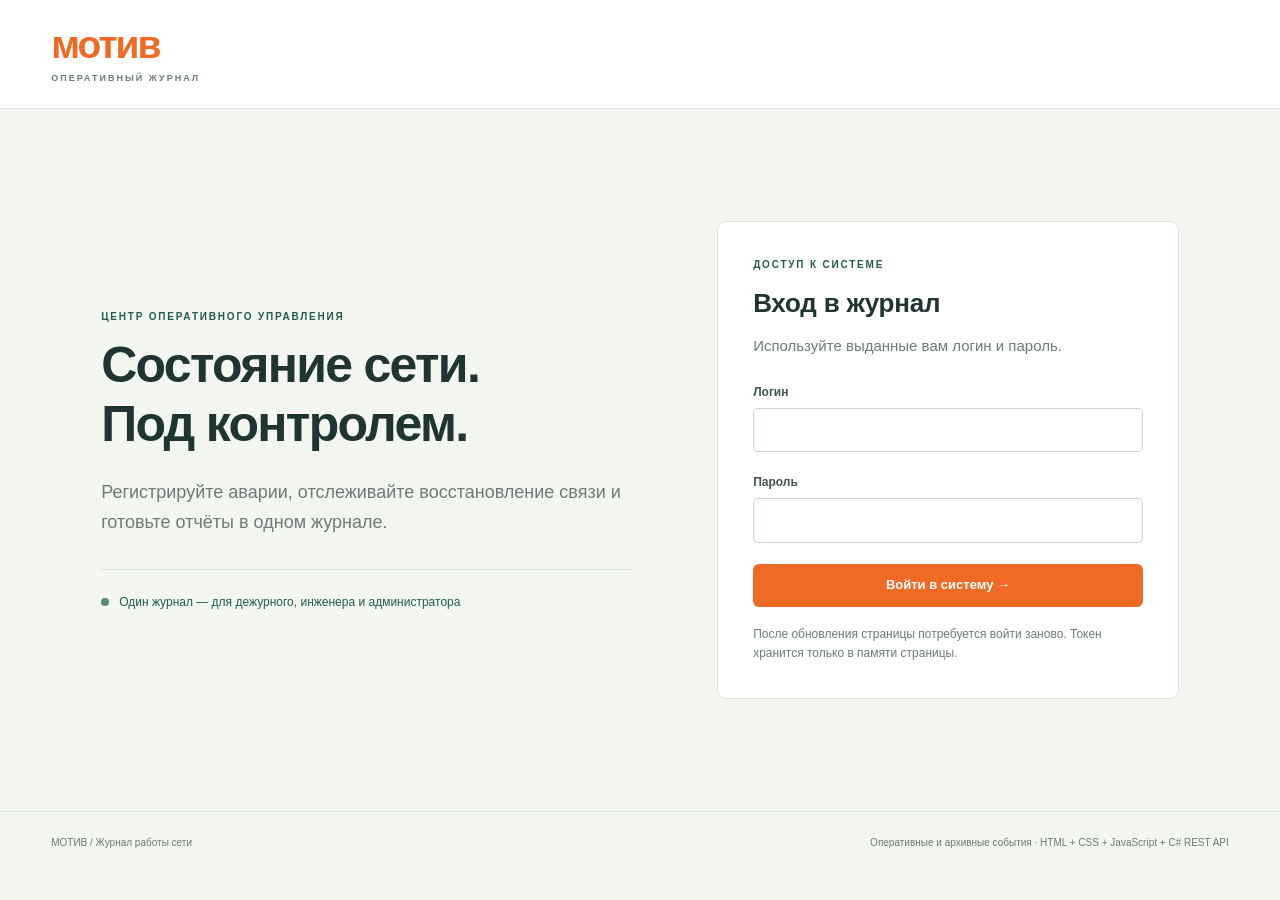
<file: MotivCellScopeApiServices/wwwroot/index.html>
<!doctype html>
<html lang="ru">
    <head>
        <meta charset="utf-8">
        <meta name="viewport" content="width=device-width, initial-scale=1">
        <meta name="color-scheme" content="light">
        <title>
            МОТИВ · Журнал аварий
        </title>
        <link rel="stylesheet" href="styles.css">
        <script src="app.js" defer>
        </script>
    </head>
    <body>
        <header class="site-header">
            <a class="brand" href="#" id="brand">
                мотив
                <span>
                    ОПЕРАТИВНЫЙ ЖУРНАЛ
                </span>
            </a>
            <div id="session" class="session" hidden>
                <span id="session-name">
                </span>
                <button id="logout" class="button button-quiet" type="button">
                    Выйти
                </button>
            </div>
        </header>
        <main id="login-screen" class="login-layout">
            <section class="login-intro">
                <p class="eyebrow">
                    ЦЕНТР ОПЕРАТИВНОГО УПРАВЛЕНИЯ
                </p>
                <h1>
                    Состояние сети.
                    <br>
                    Под контролем.
                </h1>
                <p class="lead">
                    Регистрируйте аварии, отслеживайте восстановление связи и готовьте отчёты в одном журнале.
                </p>
                <div class="intro-note">
                    <span class="signal-dot">
                    </span>
                    Один журнал — для дежурного, инженера и администратора
                </div>
            </section>
            <section class="panel login-card">
                <p class="eyebrow">
                    ДОСТУП К СИСТЕМЕ
                </p>
                <h2>
                    Вход в журнал
                </h2>
                <p class="muted">
                    Используйте выданные вам логин и пароль.
                </p>
                <form id="login-form">
                    <div id="login-error" class="message message-error" role="alert" hidden>
                    </div>
                    <label for="login-name">
                        Логин
                    </label>
                    <input id="login-name" name="username" autocomplete="username" maxlength="64" required>
                    <label for="login-password">
                        Пароль
                    </label>
                    <input id="login-password" name="password" type="password" autocomplete="current-password" required>
                    <button class="button button-primary full-width" type="submit">
                        Войти в систему →
                    </button>
                </form>
                <p class="small muted">
                    После обновления страницы потребуется войти заново. Токен хранится только в памяти страницы.
                </p>
            </section>
        </main>
        <div id="application" hidden>
            <nav class="main-nav" aria-label="Разделы журнала">
                <button type="button" data-page="dashboard" class="nav-button">Обзор данных</button><button type="button" data-page="reports" class="nav-button">Журнал аварий</button>
                <button type="button" data-page="editor" class="nav-button" id="new-tab">
                    ＋ Новая авария
                </button>
                <button type="button" data-page="users" class="nav-button" id="users-tab">
                    Пользователи
                </button>
                <button type="button" data-page="audit" class="nav-button" id="audit-tab">
                    История действий
                </button>
            </nav>
            <main class="workspace">
                <div id="notice" class="message" role="status" hidden>
                </div>
                <section id="dashboard-page" class="page" hidden>
<div class="page-heading dashboard-heading">
<div>
<p class="eyebrow">СЕТЬ / АНАЛИТИЧЕСКИЙ ОБЗОР</p>
<h1>Картина по событиям</h1>
<p class="muted">Один набор данных. Понятные категории, периоды и происхождение каждой строки.</p>
</div>
<span class="dashboard-mark"><span class="signal-dot"></span>По записям журнала</span>
</div>
<div id="archive-banner" class="archive-banner" role="note">
<strong>Архивная сводка</strong><p>«НВ» в импортированной строке означает, что авария не была закрыта на дату источника. Это не утверждение о текущем состоянии сети. Без даты среза длительность не рассчитывается до настоящего времени.</p>
</div>
<div class="source-strip">
<div>
<span class="eyebrow">ПРОИСХОЖДЕНИЕ ДАННЫХ</span><strong id="source-summary">Загружаем сведения об источнике…</strong><span id="source-period" class="small muted"></span>
</div>
<button type="button" id="data-period" class="button button-outline">Весь период данных ↗</button>
</div>
<div id="dashboard-filters-slot"></div>
<div class="dashboard-kpis">
<article class="kpi-card kpi-primary"><span>Событий в выборке</span><strong id="dash-total">—</strong><small>Сводные строки не дублируют события</small></article><article class="kpi-card"><span>НВ в архиве</span><strong id="dash-historical">—</strong><small>Открыты на дату источника</small></article><article class="kpi-card"><span>Текущие НВ</span><strong id="dash-live">—</strong><small>Новые записи оперативного журнала</small></article><article class="kpi-card"><span>Завершённые</span><strong id="dash-closed">—</strong><small>С указанным окончанием</small></article><article class="kpi-card"><span>Категории без соответствия</span><strong id="dash-unmapped" class="orange">—</strong><small>Сохранены исходные коды</small></article><article class="kpi-card"><span>Известный общий простой</span><strong id="dash-downtime">—</strong><small id="dash-unknown">Без подстановки нулей вместо неизвестных</small></article>
</div>
<div class="chart-grid">
<section class="panel chart-panel"><div class="chart-heading">
<div>
<p class="eyebrow">РАСПРЕДЕЛЕНИЕ</p>
<h2>По направлениям</h2>
</div>
<span class="chart-unit">событий</span>
</div>
<div id="direction-chart" class="bar-chart"></div></section><section class="panel chart-panel"><div class="chart-heading">
<div>
<p class="eyebrow">ПРИЧИНЫ И ТИПЫ</p>
<h2>Типы аварий</h2>
</div>
<span class="chart-unit">событий</span>
</div>
<div id="alarm-chart" class="bar-chart"></div></section><section class="panel chart-panel monthly-panel"><div class="chart-heading">
<div>
<p class="eyebrow">ДИНАМИКА ИСТОЧНИКА</p>
<h2>Начало событий по месяцам</h2>
</div>
<span id="dashboard-state" class="small muted" role="status"></span>
</div>
<div id="month-chart" class="month-chart"></div>
<p class="small muted chart-footnote">Количество зарегистрированных событий, не доля недоступности сети. Месяцы берутся из дат начала.</p></section>
</div>
<div class="dashboard-bottom">
<p class="small muted" id="source-quality">Неизвестные значения показываются как неизвестные, а не как нули.</p>
<button type="button" id="dashboard-to-journal" class="button button-dark">Открыть события этой выборки →</button>
</div>
</section><section id="reports-page" class="page">
                    <div class="page-heading">
                        <div>
                            <p class="eyebrow">
                                ОПЕРАТИВНЫЙ ЖУРНАЛ
                            </p>
                            <h1>Журнал аварий</h1>
                            <p class="muted">Архивные и оперативные записи одной выборки. Неизвестные данные не подменяются нулями.</p>
                        </div>
                        <button id="new-accident" type="button" class="button button-primary">
                            ＋ Зарегистрировать аварию
                        </button>
                    </div>
                    <div class="statistics" aria-label="Сводка за период">
                        <article>
                            <span>
                                Всего событий
                            </span>
                            <strong id="stat-total">
                                —
                            </strong>
                        </article>
                        <article>
                            <span>НВ в выборке</span>
                            <strong id="stat-open" class="orange">
                                —
                            </strong>
                        </article>
                        <article>
                            <span>
                                Завершены
                            </span>
                            <strong id="stat-closed">
                                —
                            </strong>
                        </article>
                        <article>
                            <span>Без соответствия 1–3</span>
                            <strong id="stat-category">
                                —
                            </strong>
                        </article>
                    </div>
                    <div id="report-filters-slot">
<form id="filter-form" class="filters panel">
                        <div class="filter-grid">
                            <div>
                                <label for="filter-from">Начало календарного периода</label>
                                <input id="filter-from" type="datetime-local" required step="0.001">
                            </div>
                            <div>
                                <label for="filter-to">Конец периода (не включается)</label>
                                <input id="filter-to" type="datetime-local" required step="0.001">
                            </div>
                            <div>
                                <label for="filter-direction">
                                    Направление
                                </label>
                                <select id="filter-direction">
                                </select>
                            </div>
                            <div>
                                <label for="filter-center">
                                    Технический центр
                                </label>
                                <select id="filter-center">
                                </select>
                            </div>
                            <div>
                                <label for="filter-category">Исходная категория</label>
                                <select id="filter-category"><option value="">Все исходные категории</option></select>
                            </div>
                            <div>
                                <label for="filter-network">
                                    Тип сети
                                </label>
                                <select id="filter-network">
                                </select>
                            </div>
                            <div>
                                <label for="filter-status">
                                    Состояние
                                </label>
                                <select id="filter-status">
                                    <option value="all">
                                        Все события
                                    </option>
                                    <option value="open">НВ — по состоянию записи</option>
                                    <option value="closed">
                                        Завершены
                                    </option>
                                </select>
                            </div>
                            <div>
                                <label for="filter-search">
                                    Поиск по номеру, адресу, описанию
                                </label>
                                <input id="filter-search" type="search" maxlength="100" placeholder="Адрес БС или PW/NTT">
                            </div>
                        <div>
<label for="filter-source">Происхождение записей</label><select id="filter-source"><option value="all">Все записи</option>
<option value="historical">Только архивные</option>
<option value="live">Только оперативные</option></select>
</div>
</div>
                        <div class="filter-actions">
                            <button type="submit" class="button button-dark">
                                Показать события
                            </button>
                            <button type="button" id="reset-filters" class="button button-quiet">
                                Сбросить
                            </button>
                            <span class="small muted">
                                Фильтры применяются к таблице, сводке и CSV.
                            </span>
                        <button type="button" id="report-data-period" class="button button-quiet">Период всех данных</button>
</div>
                    <p class="small muted filter-time-note">Границы отбора — календарные. Архивные даты сохраняются без перевода часового пояса, если пояс источника не указан. Они не сравниваются с текущим UTC как единая временная шкала.</p>
</form>
                    </div>
<section class="panel table-panel" aria-labelledby="journal-heading">
                        <div class="table-heading">
                            <div>
                                <h2 id="journal-heading">
                                    Журнал событий
                                    <span id="table-count" class="count-label">
                                    </span>
                                </h2>
                                <p id="report-state" class="small muted" role="status">
                                </p>
                            </div>
                            <button id="export" type="button" class="button button-outline">
                                ↓ Скачать CSV
                            </button>
                        </div>
                        <div class="table-scroll">
                            <table>
                                <thead>
                                    <tr>
                                        <th>
                                            № / категория
                                        </th>
                                        <th>
                                            Направление / ТЦ
                                        </th>
                                        <th>
                                            Сетевой элемент
                                        </th>
                                        <th>
                                            Тип / сеть
                                        </th>
                                        <th>Начало / время записи</th>
                                        <th>
                                            Состояние
                                        </th>
                                        <th>
                                            Длительность
                                        </th>
                                        <th>
                                            <span class="sr-only">
                                                Действия
                                            </span>
                                        </th>
                                    </tr>
                                </thead>
                                <tbody id="accident-rows">
                                </tbody>
                            </table>
                        </div>
                        <div class="pagination">
                            <button type="button" id="previous-page" class="button button-quiet">
                                ← Назад
                            </button>
                            <span id="page-label" class="small muted">
                            </span>
                            <button type="button" id="next-page" class="button button-quiet">
                                Далее →
                            </button>
                        </div>
                    </section>
                </section>
                <section id="editor-page" class="page" hidden>
                    <div class="page-heading">
                        <div>
                            <p class="eyebrow" id="editor-eyebrow">
                                АВАРИИ / НОВАЯ ЗАПИСЬ
                            </p>
                            <h1 id="editor-title">
                                Регистрация аварии
                            </h1>
                            <p class="muted">
                                Укажите время UTC. Пустое окончание означает НВ — настоящее время.
                            </p>
                        </div>
                        <button type="button" id="cancel-edit" class="button button-outline">
                            ← В журнал
                        </button>
                    </div>
                    <div id="editor-source" class="archive-banner" role="note" hidden></div>
<form id="accident-form">
                        <div id="editor-errors" class="message message-error" role="alert" hidden>
                        </div>
                        <section class="panel">
                            <h2>
                                <span class="step">
                                    01
                                </span>
                                Где и что произошло
                            </h2>
                            <div class="form-grid">
                                <div class="wide">
                                    <label for="pw">1. PW/NTT — номер обращения или ссылка</label>
                                    <input id="pw" name="pw" type="text" maxlength="450" placeholder="Номер обращения или ссылка в CRM">
                                </div>
                                <div>
                                    <label for="direction">
                                        2. Направление
                                    </label>
                                    <select id="direction" name="direction" required>
                                    </select>
                                </div>
                                <div>
                                    <label for="center">
                                        3. Технический центр
                                    </label>
                                    <select id="center" name="center">
                                    </select>
                                </div>
                                <div>
                                    <label for="category">4. Исходная категория</label>
                                    <select id="category" name="categoryCode"><option value="">Не указана / не сопоставлена</option></select>
                                <p class="field-help" id="category-help">Исходный код сохраняется. Соответствие категориям 1–3 не угадывается.</p>
</div>
                                <div>
                                    <label for="networkType">
                                        5. Тип сети
                                    </label>
                                    <select id="networkType" name="networkType" required>
                                    </select>
                                </div>
                                <div class="wide">
                                    <label for="serviceElement">
                                        6. Сетевой элемент, услуга
                                    </label>
                                    <textarea id="serviceElement" name="serviceElement" maxlength="450" required placeholder="Адрес или список базовых станций">
                                    </textarea>
                                </div>
                                <div>
                                    <label for="stationCount">
                                        7. Количество БС
                                    </label>
                                    <input id="stationCount" name="stationCount" type="number" min="1" max="10000" value="1" placeholder="Пусто — количество неизвестно">
                                    <p class="field-help">Оставьте пустым, если число БС в источнике не указано.</p>
<label class="checkbox-label">
                                        <input id="isSector" name="isSector" type="checkbox">
                                        С — отдельный сектор
                                    </label>
                                </div>
                                <div>
                                    <label for="equipment">
                                        8. Тип оборудования
                                    </label>
                                    <textarea id="equipment" name="equipment" maxlength="450" rows="3"></textarea>
</div>
                                <div>
                                    <label for="alarmType">
                                        9. Тип аварии
                                    </label>
                                    <select id="alarmType" name="alarmType" required>
                                    </select>
                                </div>
                                <div class="wide">
                                    <label for="description">
                                        10. Краткое описание
                                    </label>
                                    <textarea id="description" name="description" maxlength="450" required>
                                    </textarea>
                                </div>
                            </div>
                        </section>
                        <section class="panel">
                            <h2>
                                <span class="step">
                                    02
                                </span>
                                Время и восстановление
                            </h2>
                            <div class="form-grid">
                                <div>
                                    <label for="beginTime">
                                        11. Начало UTC
                                    </label>
                                    <input id="beginTime" name="beginTime" type="datetime-local" step="0.001" required>
                                </div>
                                <div>
                                    <label for="endTime">
                                        12. Окончание UTC / пусто = НВ
                                    </label>
                                    <input id="endTime" name="endTime" type="datetime-local" step="0.001">
                                </div>
                                <div>
                                    <label for="batterySeconds">
                                        13. Работа от АКБ
                                    </label>
                                    <input id="batterySeconds" name="batterySeconds" placeholder="ЧЧ:ММ:СС или пусто — неизвестно">
                                </div>
                                <div>
                                    <label for="generatorSeconds">
                                        14. Работа от генератора
                                    </label>
                                    <input id="generatorSeconds" name="generatorSeconds" placeholder="ЧЧ:ММ:СС или пусто — неизвестно">
                                </div>
                                <div class="calculated">
                                    <span>
                                        15. Длительность аварии
                                    </span>
                                    <strong id="calculated-duration">Не указано</strong>
                                    <small>Для архивной НВ — до даты среза. Без даты среза значение неизвестно.</small>
                                </div>
                                <div>
                                    <label for="downtimeSeconds">
                                        16. Перерыв связи одной БС
                                    </label>
                                    <input id="downtimeSeconds" name="downtimeSeconds" placeholder="ЧЧ:ММ:СС или пусто — неизвестно">
                                </div>
                                <div class="calculated">
                                    <span>
                                        17. Общий простой БС
                                    </span>
                                    <strong id="calculated-total">Не указано</strong>
                                    <small>Перерыв × количество БС. Не вычисляется для сектора или неизвестных исходных значений.</small>
                                </div>
                            </div>
                        </section>
                        <section class="panel">
                            <h2>
                                <span class="step">
                                    03
                                </span>
                                Действия дежурного
                            </h2>
                            <div class="form-grid">
                                <div class="wide">
                                    <label for="notified">
                                        18. Кому сообщили об аварии
                                    </label>
                                    <textarea id="notified" name="notified" maxlength="450">
                                    </textarea>
                                </div>
                                <div class="wide">
                                    <label for="notes">
                                        19. Подробное описание / примечания
                                    </label>
                                    <textarea id="notes" name="notes" maxlength="450">
                                    </textarea>
                                </div>
                            </div>
                        </section>
                        <div class="form-actions">
                            <span class="small muted">
                                Сохранение проверяет C# API. Изменения не отправляются до нажатия кнопки.
                            </span>
                            <button type="submit" class="button button-primary">
                                Сохранить аварию →
                            </button>
                        </div>
                    </form>
                </section>
                <section id="users-page" class="page" hidden>
                    <p class="eyebrow">
                        АДМИНИСТРИРОВАНИЕ
                    </p>
                    <h1>
                        Пользователи и права
                    </h1>
                    <p class="muted">
                        Дежурный создаёт и редактирует аварии. Инженер смотрит и экспортирует. Администратор управляет доступом.
                    </p>
                    <div class="admin-columns">
                        <section class="panel table-panel">
                            <div class="table-heading">
                                <h2>
                                    Учётные записи
                                </h2>
                                <button id="refresh-users" type="button" class="button button-quiet">
                                    Обновить
                                </button>
                            </div>
                            <div class="table-scroll">
                                <table>
                                    <thead>
                                        <tr>
                                            <th>
                                                Логин
                                            </th>
                                            <th>
                                                Роль
                                            </th>
                                            <th>
                                                Активен
                                            </th>
                                            <th>
                                            </th>
                                        </tr>
                                    </thead>
                                    <tbody id="user-rows">
                                    </tbody>
                                </table>
                            </div>
                        </section>
                        <form id="user-form" class="panel">
                            <h2>
                                Новый пользователь
                            </h2>
                            <div id="user-errors" role="alert" class="message message-error" hidden>
                            </div>
                            <label for="new-username">
                                Логин
                            </label>
                            <input id="new-username" autocomplete="off" maxlength="40" minlength="3" pattern="[A-Za-z0-9_]{3,40}" required>
                            <label for="new-password">
                                Начальный пароль
                            </label>
                            <input id="new-password" type="password" autocomplete="new-password" minlength="8" maxlength="72" required>
                            <label for="new-role">
                                Роль
                            </label>
                            <select id="new-role">
                                <option value="engineer">
                                    Инженер
                                </option>
                                <option value="duty">
                                    Дежурный
                                </option>
                                <option value="admin">
                                    Администратор
                                </option>
                            </select>
                            <button type="submit" class="button button-primary full-width">
                                Создать пользователя
                            </button>
                        </form>
                    </div>
                </section>
                <section id="audit-page" class="page" hidden>
                    <div class="page-heading">
                        <div>
                            <p class="eyebrow">
                                ПРОЗРАЧНОСТЬ ИЗМЕНЕНИЙ
                            </p>
                            <h1>
                                История действий
                            </h1>
                            <p class="muted">
                                Кто создал, изменил или удалил запись. Дата и время — UTC.
                            </p>
                        </div>
                        <button id="refresh-audit" type="button" class="button button-outline">
                            Обновить
                        </button>
                    </div>
                    <section class="panel table-panel">
                        <div class="table-scroll">
                            <table>
                                <thead>
                                    <tr>
                                        <th>
                                            Время UTC
                                        </th>
                                        <th>
                                            Пользователь
                                        </th>
                                        <th>
                                            Авария
                                        </th>
                                        <th>
                                            Действие
                                        </th>
                                    </tr>
                                </thead>
                                <tbody id="audit-rows">
                                </tbody>
                            </table>
                        </div>
                        <div class="pagination">
                            <button type="button" id="previous-audit" class="button button-quiet">
                                ← Назад
                            </button>
                            <span id="audit-label" class="small muted">
                            </span>
                            <button type="button" id="next-audit" class="button button-quiet">
                                Далее →
                            </button>
                        </div>
                    </section>
                </section>
            </main>
        </div>
        <div id="detail-overlay" class="modal-overlay" hidden>
            <section class="modal" role="dialog" aria-modal="true" aria-labelledby="detail-title" tabindex="-1">
                <div class="modal-heading">
                    <div>
                        <p class="eyebrow">
                            КАРТОЧКА СОБЫТИЯ
                        </p>
                        <h2 id="detail-title">
                        </h2>
                    </div>
                    <button id="close-details" type="button" class="button button-quiet" aria-label="Закрыть карточку">
                        ✕
                    </button>
                </div>
                <dl id="detail-fields" class="details">
                </dl>
                <div id="detail-actions" class="form-actions">
                </div>
            </section>
        </div>
        <footer>
            МОТИВ / Журнал работы сети
            <span>Оперативные и архивные события · HTML + CSS + JavaScript + C# REST API</span>
        </footer>
    </body>
</html>
</file>
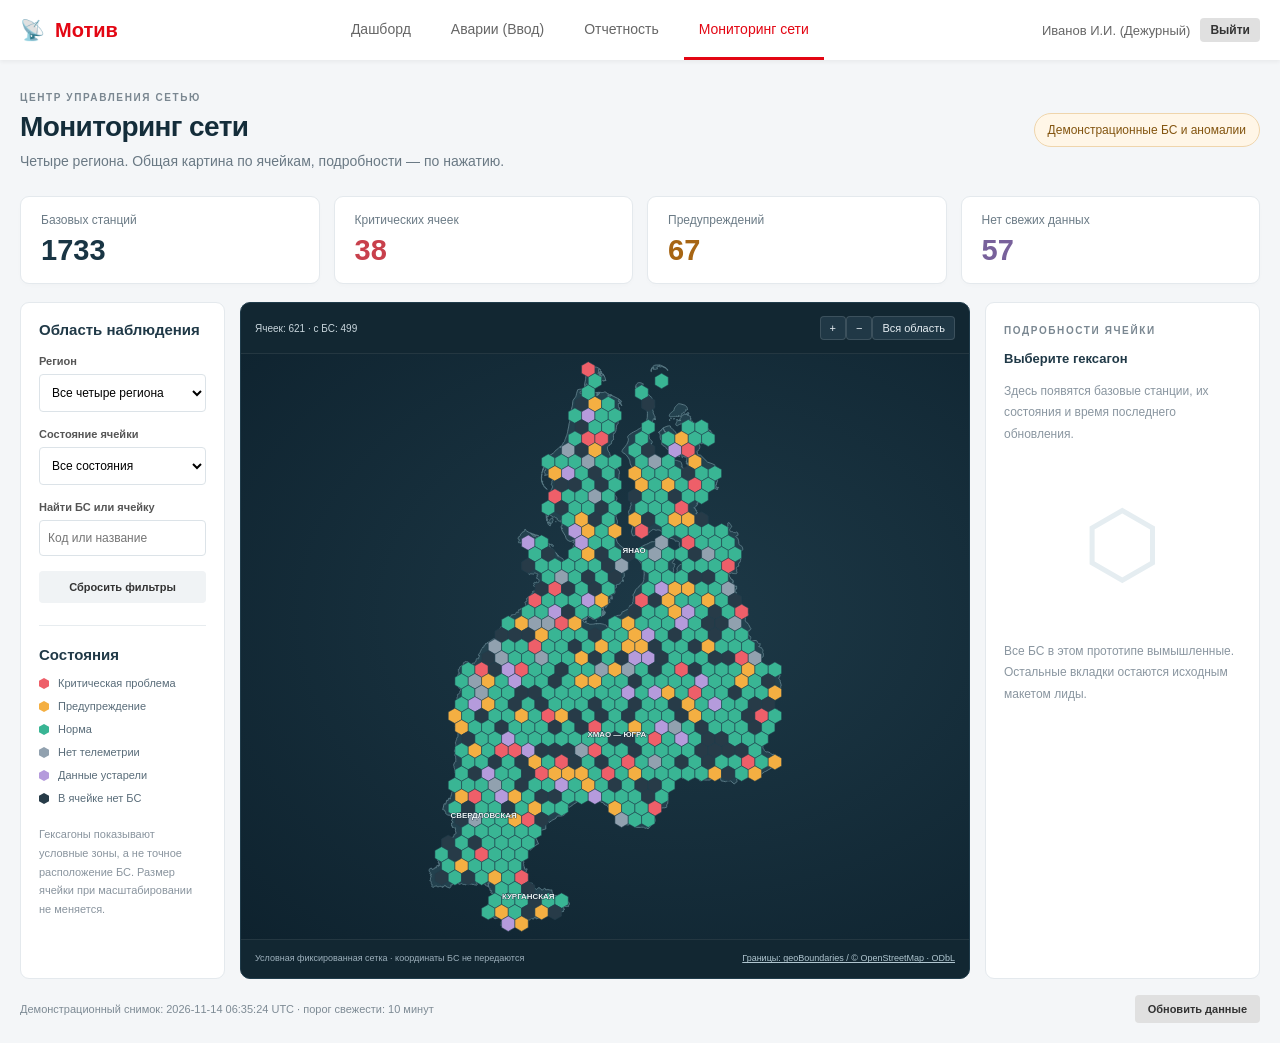
<file: prototypes/monitoring/index.html>
<!DOCTYPE html>
<html lang="ru">
<head>
    <meta charset="UTF-8">
    <meta name="viewport" content="width=device-width, initial-scale=1">
    <link rel="stylesheet" href="monitoring.css">
    <title>Мотив - Отчетность и Дашборд</title>
    <style>
        /* Базовые настройки (светлая тема) */
        * { box-sizing: border-box; margin: 0; padding: 0; font-family: 'Segoe UI', Tahoma, Geneva, Verdana, sans-serif; }
        body { background-color: #f4f6f8; color: #333; font-size: 14px; }
        
        /* Шапка сайта */
        header { background: #fff; padding: 0 20px; display: flex; align-items: center; justify-content: space-between; box-shadow: 0 2px 4px rgba(0,0,0,0.05); position: sticky; top: 0; z-index: 100; height: 60px; }
        .logo { font-weight: bold; font-size: 20px; color: #e30613; display: flex; align-items: center; gap: 10px; }
        .user-info { display: flex; align-items: center; gap: 10px; font-size: 13px; color: #666; }
        
        /* Вкладки */
        .tabs { display: flex; gap: 10px; height: 100%; }
        .tab { padding: 0 15px; display: flex; align-items: center; cursor: pointer; border-bottom: 3px solid transparent; font-weight: 500; color: #666; transition: 0.2s; }
        .tab:hover { color: #e30613; }
        .tab.active { color: #e30613; border-bottom-color: #e30613; }

        /* Контент */
        .content { padding: 20px; max-width: 1400px; margin: 0 auto; }
        .tab-content { display: none; }
        .tab-content.active { display: block; animation: fadeIn 0.3s; }
        @keyframes fadeIn { from { opacity: 0; } to { opacity: 1; } }

        /* === ДАШБОРД === */
        .dashboard-grid { display: grid; grid-template-columns: repeat(4, 1fr); gap: 20px; margin-bottom: 20px; }
        .kpi-card { background: #fff; border-radius: 8px; padding: 20px; box-shadow: 0 1px 3px rgba(0,0,0,0.1); display: flex; flex-direction: column; gap: 10px; border-top: 4px solid transparent; }
        .kpi-card.red { border-top-color: #e30613; }
        .kpi-card.orange { border-top-color: #f57f17; }
        .kpi-card.blue { border-top-color: #1976d2; }
        .kpi-card.green { border-top-color: #2e7d32; }
        .kpi-title { font-size: 13px; color: #666; font-weight: 600; text-transform: uppercase; letter-spacing: 0.5px; }
        .kpi-value { font-size: 32px; font-weight: bold; color: #111; }
        .kpi-sub { font-size: 12px; color: #888; }
        
        .dashboard-bottom { display: grid; grid-template-columns: 1fr 2fr; gap: 20px; }
        
        /* Прогресс-бары */
        .direction-bar { margin-bottom: 15px; }
        .direction-bar:last-child { margin-bottom: 0; }
        .direction-label { display: flex; justify-content: space-between; font-size: 13px; margin-bottom: 5px; font-weight: 500; }
        .progress-bg { background: #eee; height: 8px; border-radius: 4px; overflow: hidden; }
        .progress-fill { height: 100%; border-radius: 4px; }
        .bg-red { background: #e30613; }
        .bg-orange { background: #f57f17; }
        .bg-blue { background: #1976d2; }

        /* Карточки и формы */
        .card { background: #fff; border-radius: 8px; padding: 20px; box-shadow: 0 1px 3px rgba(0,0,0,0.1); margin-bottom: 20px; }
        .card-title { font-size: 16px; font-weight: bold; margin-bottom: 15px; padding-bottom: 10px; border-bottom: 1px solid #eee; color: #111; }
        
        /* Сетка для полей */
        .form-grid { display: grid; grid-template-columns: repeat(3, 1fr); gap: 15px; }
        .form-grid-2 { display: grid; grid-template-columns: repeat(2, 1fr); gap: 15px; }
        .form-group { display: flex; flex-direction: column; gap: 5px; }
        .form-group.full { grid-column: 1 / -1; }
        
        label { font-size: 12px; font-weight: 600; color: #555; }
        input, select, textarea { padding: 8px 10px; border: 1px solid #ccc; border-radius: 4px; font-size: 14px; outline: none; transition: 0.2s; background: #fff; }
        input:focus, select:focus, textarea:focus { border-color: #e30613; box-shadow: 0 0 0 2px rgba(227,6,19,0.1); }
        input:disabled, .readonly { background: #f0f0f0; color: #888; cursor: not-allowed; border-color: #ddd; }
        
        /* Чекбокс для НВ */
        .checkbox-group { display: flex; align-items: center; gap: 8px; margin-top: 5px; font-weight: normal; cursor: pointer; }
        .checkbox-group input { width: 16px; height: 16px; cursor: pointer; }

        /* Кнопки */
        .btn { padding: 10px 20px; border: none; border-radius: 4px; font-weight: 600; cursor: pointer; transition: 0.2s; font-size: 14px; }
        .btn-primary { background: #e30613; color: #fff; }
        .btn-primary:hover { background: #b3050f; }
        .btn-secondary { background: #e0e0e0; color: #333; }
        .btn-secondary:hover { background: #ccc; }
        .btn-icon { background: transparent; border: 1px solid #ccc; padding: 6px 10px; border-radius: 4px; cursor: pointer; display: inline-flex; align-items: center; justify-content: center; }
        .btn-icon:hover { background: #f0f0f0; }
        
        /* Таблица */
        .table-toolbar { display: flex; justify-content: space-between; align-items: center; margin-bottom: 15px; flex-wrap: wrap; gap: 10px; }
        .table-filters { display: flex; gap: 10px; align-items: center; }
        .table-wrapper { overflow-x: auto; background: #fff; border-radius: 8px; box-shadow: 0 1px 3px rgba(0,0,0,0.1); }
        table { width: 100%; border-collapse: collapse; text-align: left; white-space: nowrap; }
        th { background: #f8f9fa; padding: 12px 15px; font-size: 12px; font-weight: 600; color: #666; border-bottom: 2px solid #eee; position: sticky; top: 0; }
        td { padding: 12px 15px; border-bottom: 1px solid #eee; font-size: 13px; }
        tr:hover td { background: #fafafa; }
        
        /* Бейджи статусов */
        .badge { padding: 4px 8px; border-radius: 12px; font-size: 11px; font-weight: 600; }
        .badge-red { background: #ffebee; color: #c62828; }
        .badge-yellow { background: #fff8e1; color: #f57f17; }
        .badge-green { background: #e8f5e9; color: #2e7d32; }

        /* Карта (для вкладки мониторинга) */
        .map-container { display: flex; gap: 20px; height: 600px; }
        .map-sidebar { width: 250px; background: #fff; border-radius: 8px; padding: 15px; box-shadow: 0 1px 3px rgba(0,0,0,0.1); overflow-y: auto; }
        .map-area { flex-grow: 1; background: #1a1a1a; border-radius: 8px; position: relative; overflow: hidden; display: flex; align-items: center; justify-content: center; border: 1px solid #333; }
        .hex-grid { display: grid; grid-template-columns: repeat(8, 60px); gap: 4px; transform: rotate(30deg); }
        .hex { width: 60px; height: 68px; background: #333; clip-path: polygon(50% 0%, 100% 25%, 100% 75%, 50% 100%, 0% 75%, 0% 25%); cursor: pointer; transition: 0.2s; }
        .hex:hover { transform: scale(0.95); opacity: 0.8; }
        .hex.red { background: #e53935; }
        .hex.orange { background: #fb8c00; }
        .hex.green { background: #43a047; }
        .legend-dot { width: 12px; height: 12px; border-radius: 50%; display: inline-block; margin-right: 8px; }
        
        /* Модальное окно */
        .modal-overlay { display: none; position: fixed; top: 0; left: 0; right: 0; bottom: 0; background: rgba(0,0,0,0.5); z-index: 1000; align-items: center; justify-content: center; }
        .modal-overlay.active { display: flex; }
        .modal { background: #fff; border-radius: 8px; width: 800px; max-width: 90%; max-height: 90vh; overflow-y: auto; padding: 25px; box-shadow: 0 10px 30px rgba(0,0,0,0.2); }
        .modal-header { display: flex; justify-content: space-between; align-items: center; margin-bottom: 20px; }
        .modal-title { font-size: 18px; font-weight: bold; }
        .close-btn { background: none; border: none; font-size: 24px; cursor: pointer; color: #888; }
        .close-btn:hover { color: #333; }
        
        /* Скрытие по правам (эмуляция роли "Инженер") */
        .admin-only.hidden { display: none; }

        /* Адаптивность для дашборда */
        @media (max-width: 1024px) {
            .dashboard-grid { grid-template-columns: repeat(2, 1fr); }
            .dashboard-bottom { grid-template-columns: 1fr; }
        }
        @media (max-width: 600px) {
            .dashboard-grid { grid-template-columns: 1fr; }
            .form-grid, .form-grid-2 { grid-template-columns: 1fr; }
        }
    </style>
</head>
<body>

    <!-- ШАПКА -->
    <header>
        <div class="logo">
            <span>📡</span> Мотив
        </div>
        <div class="tabs">
            <div class="tab" onclick="switchTab('dashboard')">Дашборд</div>
            <div class="tab" onclick="switchTab('form')">Аварии (Ввод)</div>
            <div class="tab" onclick="switchTab('table')">Отчетность</div>
            <div class="tab active" onclick="switchTab('map')">Мониторинг сети</div>
        </div>
        <div class="user-info">
            <span>Иванов И.И. (Дежурный)</span>
            <button class="btn btn-secondary" style="padding: 5px 10px; font-size: 12px;">Выйти</button>
        </div>
    </header>

    <div class="content">
        
        <!-- ВКЛАДКА 0: ДАШБОРД -->
        <div id="tab-dashboard" class="tab-content">
            <!-- Карточки KPI -->
            <div class="dashboard-grid">
                <div class="kpi-card red">
                    <div class="kpi-title">Всего аварий (за сутки)</div>
                    <div class="kpi-value">42</div>
                    <div class="kpi-sub">+5 к прошлому дню</div>
                </div>
                <div class="kpi-card orange">
                    <div class="kpi-title">Открытые (НВ)</div>
                    <div class="kpi-value">12</div>
                    <div class="kpi-sub">Требуют внимания</div>
                </div>
                <div class="kpi-card blue">
                    <div class="kpi-title">Критичные (Кат. 3)</div>
                    <div class="kpi-value">4</div>
                    <div class="kpi-sub">Из них 2 на направлении СВН</div>
                </div>
                <div class="kpi-card green">
                    <div class="kpi-title">Доступность сети</div>
                    <div class="kpi-value">99.2%</div>
                    <div class="kpi-sub">Норма > 99.0%</div>
                </div>
            </div>

            <div class="dashboard-bottom">
                <!-- Статистика по направлениям -->
                <div class="card">
                    <div class="card-title">Аварии по направлениям</div>
                    
                    <div class="direction-bar">
                        <div class="direction-label"><span>СВН (Северо-восток)</span> <span>18</span></div>
                        <div class="progress-bg"><div class="progress-fill bg-red" style="width: 60%;"></div></div>
                    </div>
                    <div class="direction-bar">
                        <div class="direction-label"><span>ЮЗН (Юго-запад)</span> <span>14</span></div>
                        <div class="progress-bg"><div class="progress-fill bg-orange" style="width: 45%;"></div></div>
                    </div>
                    <div class="direction-bar">
                        <div class="direction-label"><span>ХМЯН (ХМАО/ЯНАО)</span> <span>10</span></div>
                        <div class="progress-bg"><div class="progress-fill bg-blue" style="width: 30%;"></div></div>
                    </div>
                </div>

                <!-- Последние инциденты -->
                <div class="card" style="margin-bottom: 0;">
                    <div class="card-title">Последние инциденты</div>
                    <div class="table-wrapper" style="box-shadow: none; border: 1px solid #eee;">
                        <table>
                            <thead>
                                <tr>
                                    <th>NTT/PW</th>
                                    <th>Направление</th>
                                    <th>Сетевой элемент</th>
                                    <th>Статус</th>
                                    <th>Начало</th>
                                </tr>
                            </thead>
                            <tbody>
                                <tr>
                                    <td>NTT-63635</td>
                                    <td>ПФО</td>
                                    <td>УЗ_152 — Узел МгМн</td>
                                    <td><span class="badge badge-red">Авария</span></td>
                                    <td>31.08 04:31</td>
                                </tr>
                                <tr>
                                    <td>NTT-63630</td>
                                    <td>ЦФО</td>
                                    <td>УЗ_153 — Узел МгМн</td>
                                    <td><span class="badge badge-red">Авария</span></td>
                                    <td>30.08 21:10</td>
                                </tr>
                                <tr>
                                    <td>NTT-63587</td>
                                    <td>ЮЗН</td>
                                    <td>УЗ_044 — БС «Таёжный-044»</td>
                                    <td><span class="badge badge-yellow">В работе</span></td>
                                    <td>29.08 11:08</td>
                                </tr>
                                <tr>
                                    <td>NTT-63549</td>
                                    <td>СВН</td>
                                    <td>NB_CQD — БС «Высокий-053»</td>
                                    <td><span class="badge badge-yellow">В работе</span></td>
                                    <td>28.08 05:06</td>
                                </tr>
                                <tr>
                                    <td>NTT-63339</td>
                                    <td>ХМЯН</td>
                                    <td>УЗ_045 — БС «Восточный-045»</td>
                                    <td><span class="badge badge-green">Закрыта</span></td>
                                    <td>31.08 04:17</td>
                                </tr>
                            </tbody>
                        </table>
                    </div>
                </div>
            </div>
        </div>

        <!-- ВКЛАДКА 1: ФОРМА АВАРИИ -->
        <div id="tab-form" class="tab-content">
            <div class="card">
                <div class="card-title">Регистрация новой аварии</div>
                
                <!-- Блок 1 -->
                <div class="form-grid">
                    <div class="form-group">
                        <label>Номер PW/NTT</label>
                        <input type="text" placeholder="Например, NTT-63587">
                    </div>
                    <div class="form-group">
                        <label>Направление</label>
                        <select>
                            <option value="">Выберите...</option>
                            <option>ХМЯН</option>
                            <option>СВН</option>
                            <option>ЮЗН</option>
                            <option>Вся сеть</option>
                        </select>
                    </div>
                    <div class="form-group">
                        <label>ТЦ (Технический центр)</label>
                        <select>
                            <option value="">Выберите...</option>
                            <option>НБР</option><option>АСБ</option><option>ИРБ</option><option>КРТ</option>
                            <option>НТГ</option><option>НТР</option><option>ЕКБ</option><option>КРГ</option>
                        </select>
                    </div>
                </div>

                <!-- Блок 2 -->
                <div class="form-grid" style="margin-top: 15px;">
                    <div class="form-group">
                        <label>Категория</label>
                        <select>
                            <option value="">Выберите...</option>
                            <option>1</option>
                            <option>2</option>
                            <option>3</option>
                        </select>
                    </div>
                    <div class="form-group">
                        <label>Тип сети</label>
                        <select>
                            <option value="">Выберите...</option>
                            <option>GSM</option>
                            <option>LTE</option>
                            <option>LTE/GSM</option>
                        </select>
                    </div>
                    <div class="form-group">
                        <label>Тип оборудования</label>
                        <input type="text" placeholder="Например, 5216 или Гранит-4">
                    </div>
                </div>

                <!-- Блок 3 (Сетевой элемент) -->
                <div class="form-grid-2" style="margin-top: 15px;">
                    <div class="form-group full">
                        <label>Сетевой элемент, услуга (адрес БС)</label>
                        <input type="text" placeholder="УЗ_044 — Базовая станция «Таёжный-044»">
                    </div>
                    <div class="form-group">
                        <label>Количество БС (число или «С»)</label>
                        <input type="text" placeholder="1">
                    </div>
                    <div class="form-group">
                        <label>Тип аварии</label>
                        <select>
                            <option value="">Выберите...</option>
                            <option>РРС</option><option>ССС</option><option>ЭЛ</option><option>RBS</option>
                            <option>МСПД</option><option>ТМ</option><option>ОПС</option>
                        </select>
                    </div>
                </div>

                <div class="form-group full" style="margin-top: 15px;">
                    <label>Описание аварии</label>
                    <textarea rows="2" placeholder="Краткое описание проблемы..."></textarea>
                </div>
            </div>

            <!-- Время и подсчет -->
            <div class="card">
                <div class="card-title">Время и длительность</div>
                <div class="form-grid">
                    <div class="form-group">
                        <label>Начало аварии</label>
                        <input type="datetime-local">
                    </div>
                    <div class="form-group">
                        <label>Окончание аварии</label>
                        <input type="datetime-local">
                        <label class="checkbox-group">
                            <input type="checkbox" id="chk-nv" onchange="toggleNV()"> НВ (Настоящее время)
                        </label>
                    </div>
                    <div class="form-group">
                        <label>Длительность аварии (авто)</label>
                        <input type="text" class="readonly" value="1 day, 21:46:28" disabled>
                    </div>
                </div>

                <div class="form-grid" style="margin-top: 15px;">
                    <div class="form-group">
                        <label>Время работы от АКБ (чч:мм:сс)</label>
                        <input type="time" step="1">
                    </div>
                    <div class="form-group">
                        <label>Время работы от ГУ (чч:мм:сс)</label>
                        <input type="time" step="1">
                    </div>
                    <div class="form-group">
                        <label>Время прерыва связи (чч:мм:сс)</label>
                        <input type="time" step="1">
                    </div>
                </div>
                
                <div class="form-grid" style="margin-top: 15px;">
                    <div class="form-group">
                        <label>Общее время простоя БС (авто)</label>
                        <input type="text" class="readonly" value="13 days, 8:11:19" disabled>
                    </div>
                </div>
            </div>

            <!-- Действия -->
            <div class="card">
                <div class="card-title">Действия и уведомления</div>
                <div class="form-group full">
                    <label>Уведомление об аварии (Кому)</label>
                    <input type="text" placeholder="Например, Савельеву А.В. (при получении сводки)">
                </div>
                <div class="form-group full" style="margin-top: 15px;">
                    <label>Подробное описание / примечание</label>
                    <textarea rows="3" placeholder="Детали устранения..."></textarea>
                </div>
                
                <div style="margin-top: 20px; display: flex; gap: 10px; justify-content: flex-end;">
                    <button class="btn btn-secondary">Отмена</button>
                    <button class="btn btn-primary" onclick="alert('Авария успешно сохранена в БД!')">Сохранить аварию</button>
                </div>
            </div>
        </div>

        <!-- ВКЛАДКА 2: ОТЧЕТНОСТЬ (ТАБЛИЦА) -->
        <div id="tab-table" class="tab-content">
            <div class="card">
                <div class="table-toolbar">
                    <div class="table-filters">
                        <label style="font-size: 13px;">Период:</label>
                        <input type="date" value="2026-08-01">
                        <span>—</span>
                        <input type="date" value="2026-08-31">
                        <button class="btn btn-secondary" style="padding: 8px 15px;">Применить</button>
                    </div>
                    <div>
                        <button class="btn btn-primary" onclick="alert('Файл CSV сформирован и скачивается!')">📥 Выгрузить в CSV</button>
                    </div>
                </div>

                <div class="table-wrapper">
                    <table>
                        <thead>
                            <tr>
                                <th>NTT/PW</th>
                                <th>Направление</th>
                                <th>ТЦ</th>
                                <th>Категория</th>
                                <th>Сетевой элемент</th>
                                <th>Тип</th>
                                <th>Начало</th>
                                <th>Окончание</th>
                                <th>Длительность</th>
                                <th class="admin-only">Действия</th>
                            </tr>
                        </thead>
                        <tbody>
                            <tr>
                                <td>NTT-63587</td>
                                <td>ЮЗН</td>
                                <td>ЕКБ</td>
                                <td><span class="badge badge-red">3</span></td>
                                <td>УЗ_044 — БС «Таёжный-044»</td>
                                <td>ВОЛС</td>
                                <td>29.08 11:08</td>
                                <td>НВ</td>
                                <td>1 д. 21:44</td>
                                <td class="admin-only"><button class="btn-icon" onclick="openModal()">✏️</button></td>
                            </tr>
                            <tr>
                                <td>NTT-63339</td>
                                <td>ХМЯН</td>
                                <td>СЛХ</td>
                                <td><span class="badge badge-yellow">1</span></td>
                                <td>УЗ_045 — БС «Восточный-045»</td>
                                <td>РРЛ</td>
                                <td>31.08 04:17</td>
                                <td>31.08 04:18</td>
                                <td>00:01:00</td>
                                <td class="admin-only"><button class="btn-icon" onclick="openModal()">✏️</button></td>
                            </tr>
                            <tr>
                                <td>NTT-63549</td>
                                <td>СВН</td>
                                <td>АСБ</td>
                                <td><span class="badge badge-red">3</span></td>
                                <td>NB_CQD — БС «Высокий-053»</td>
                                <td>RBS</td>
                                <td>28.08 05:06</td>
                                <td>НВ</td>
                                <td>3 д. 03:46</td>
                                <td class="admin-only"><button class="btn-icon" onclick="openModal()">✏️</button></td>
                            </tr>
                        </tbody>
                    </table>
                </div>
                
                <!-- Демонстрация прав -->
                <div style="margin-top: 15px; font-size: 12px; color: #666; display: flex; align-items: center; gap: 10px;">
                    <input type="checkbox" id="role-toggle" onchange="toggleRole()" style="width: auto;">
                    <label for="role-toggle" style="font-weight: normal; cursor: pointer; margin: 0;">Включить режим «Инженер» (скрыть кнопки редактирования)</label>
                </div>
            </div>
        </div>

        <!-- ВКЛАДКА 3: отдельный модуль; данные подключаются в monitoring.js. -->
        <section id="tab-map" class="tab-content active" aria-labelledby="monitor-title">
            <div class="monitor-heading"><div><span class="monitor-eyebrow">ЦЕНТР УПРАВЛЕНИЯ СЕТЬЮ</span><h1 id="monitor-title">Мониторинг сети</h1><p>Четыре региона. Общая картина по ячейкам, подробности — по нажатию.</p></div><span id="monitor-mode" class="monitor-demo">Демонстрационные БС и аномалии</span></div>
            <div class="monitor-summary" aria-label="Состояние выборки">
                <div><span>Базовых станций</span><strong id="monitor-total">—</strong></div>
                <div><span>Критических ячеек</span><strong id="monitor-critical">—</strong></div>
                <div><span>Предупреждений</span><strong id="monitor-warning">—</strong></div>
                <div><span>Нет свежих данных</span><strong id="monitor-unknown">—</strong></div>
            </div>
            <div class="monitor-layout">
                <aside class="monitor-filters" aria-label="Фильтры мониторинга">
                    <h2>Область наблюдения</h2>
                    <label for="monitor-region">Регион</label><select id="monitor-region"><option value="">Все четыре региона</option></select>
                    <label for="monitor-status">Состояние ячейки</label><select id="monitor-status"><option value="">Все состояния</option><option value="critical">Критическая проблема</option><option value="warning">Предупреждение</option><option value="ok">Норма</option><option value="unknown">Нет телеметрии</option><option value="stale">Данные устарели</option><option value="empty">Без БС</option></select>
                    <label for="monitor-search">Найти БС или ячейку</label><input id="monitor-search" type="search" placeholder="Код или название" maxlength="100">
                    <button class="btn btn-secondary" id="monitor-reset" type="button">Сбросить фильтры</button>
                    <div class="monitor-legend"><h2>Состояния</h2><span><i class="swatch critical"></i>Критическая проблема</span><span><i class="swatch warning"></i>Предупреждение</span><span><i class="swatch ok"></i>Норма</span><span><i class="swatch unknown"></i>Нет телеметрии</span><span><i class="swatch stale"></i>Данные устарели</span><span><i class="swatch empty"></i>В ячейке нет БС</span></div>
                    <p class="monitor-help">Гексагоны показывают условные зоны, а не точное расположение БС. Размер ячейки при масштабировании не меняется.</p>
                </aside>
                <div class="monitor-map-wrap">
                    <div class="monitor-map-toolbar"><span id="monitor-count" role="status">Загружаем карту…</span><div><button type="button" id="monitor-zoom-in" aria-label="Приблизить карту">+</button><button type="button" id="monitor-zoom-out" aria-label="Отдалить карту">−</button><button type="button" id="monitor-fit">Вся область</button></div></div>
                    <div id="monitor-error" class="monitor-error" role="alert" hidden></div>
                    <svg id="monitor-map" xmlns="http://www.w3.org/2000/svg" role="group" aria-label="Карта гексагонов Свердловской и Курганской областей, ХМАО и ЯНАО"><g id="monitor-regions"></g><g id="monitor-hexagons"></g><g id="monitor-labels"></g></svg>
                    <div class="monitor-map-footer"><span>Условная фиксированная сетка · координаты БС не передаются</span><a href="https://www.geoboundaries.org/api/current/gbOpen/RUS/ADM1/" target="_blank" rel="noopener noreferrer">Границы: geoBoundaries / © OpenStreetMap · ODbL</a></div>
                </div>
                <aside class="monitor-details" id="monitor-details" aria-label="Подробности ячейки" aria-live="polite"><span class="monitor-eyebrow">ПОДРОБНОСТИ ЯЧЕЙКИ</span><h2>Выберите гексагон</h2><p>Здесь появятся базовые станции, их состояния и время последнего обновления.</p><div class="monitor-detail-empty">⬡</div><p class="monitor-help">Все БС в этом прототипе вымышленные. Остальные вкладки остаются исходным макетом лиды.</p></aside>
            </div>
            <div class="monitor-update"><span id="monitor-updated">—</span><button class="btn btn-secondary" id="monitor-refresh" type="button">Обновить данные</button></div>
        </section>

    </div>

    <!-- МОДАЛЬНОЕ ОКНО РЕДАКТИРОВАНИЯ -->
    <div class="modal-overlay" id="editModal">
        <div class="modal">
            <div class="modal-header">
                <div class="modal-title">Редактирование аварии NTT-63587</div>
                <button class="close-btn" onclick="closeModal()">×</button>
            </div>
            <div style="font-size: 13px; color: #666; margin-bottom: 15px;">
                (Здесь будет та же самая форма, что и на первой вкладке, но с заполненными полями)
            </div>
            <!-- Для экономии места в макете мы просто показываем уведомление, что это форма -->
            <div class="card" style="box-shadow: none; border: 1px dashed #ccc; background: #fafafa; text-align: center; padding: 40px;">
                <p>Форма редактирования полей аварии</p>
            </div>
            <div style="margin-top: 20px; display: flex; gap: 10px; justify-content: flex-end;">
                <button class="btn btn-secondary" onclick="closeModal()">Отмена</button>
                <button class="btn btn-primary" onclick="alert('Изменения сохранены!'); closeModal();">Сохранить</button>
            </div>
        </div>
    </div>

    <script>
        // Переключение вкладок
        function switchTab(tabId) {
            // Убираем активные классы со всех
            document.querySelectorAll('.tab').forEach(t => t.classList.remove('active'));
            document.querySelectorAll('.tab-content').forEach(c => c.classList.remove('active'));
            
            // Добавляем активные классы нужным
            if(tabId === 'dashboard') {
                document.querySelectorAll('.tab')[0].classList.add('active');
                document.getElementById('tab-dashboard').classList.add('active');
            } else if(tabId === 'form') {
                document.querySelectorAll('.tab')[1].classList.add('active');
                document.getElementById('tab-form').classList.add('active');
            } else if(tabId === 'table') {
                document.querySelectorAll('.tab')[2].classList.add('active');
                document.getElementById('tab-table').classList.add('active');
            } else if(tabId === 'map') {
                document.querySelectorAll('.tab')[3].classList.add('active');
                document.getElementById('tab-map').classList.add('active');
            }
        }

        // Логика для чекбокса "НВ"
        function toggleNV() {
            const chk = document.getElementById('chk-nv');
            const endInputs = document.querySelectorAll('input[type="datetime-local"]');
            if(endInputs.length > 1) {
                endInputs[1].disabled = chk.checked;
                if(chk.checked) endInputs[1].value = '';
            }
        }

        // Модальное окно
        function openModal() { document.getElementById('editModal').classList.add('active'); }
        function closeModal() { document.getElementById('editModal').classList.remove('active'); }

        // Права доступа (скрыть кнопки)
        function toggleRole() {
            const isEngineer = document.getElementById('role-toggle').checked;
            const adminElements = document.querySelectorAll('.admin-only');
            adminElements.forEach(el => {
                if(isEngineer) {
                    el.classList.add('hidden');
                } else {
                    el.classList.remove('hidden');
                }
            });
        }
    </script>
    <script src="monitoring-config.js"></script>
    <script src="monitoring.js"></script>
</body>
</html>
</file>
<file: MotivCellScopeApiServices/wwwroot/styles.css>
:root {
    --orange:#ef6b25;
    --orange-light:#fff0e6;
    --ink:#203431;
    --muted:#6d7c76;
    --green:#245c4b;
    --line:#dce4de;
    --paper:#f3f6f1;
    --white:#fff;
    --error:#a52d26;
}
* {
    box-sizing:border-box;
}
body {
    margin:0;
    background:var(--paper);
    color:var(--ink);
    font:15px/1.5 Arial,Helvetica,sans-serif;
}
button,input,select,textarea {
    font:inherit;
}
button,a,input,select,textarea {
    touch-action:manipulation;
}
button {
    cursor:pointer;
}
button:disabled {
    cursor:wait;
    opacity:.55;
}
a {
    color:var(--green);
}
[hidden] {
    display:none!important;
}
.site-header {
    display:flex;
    align-items:center;
    justify-content:space-between;
    padding:25px 4%;
    background:white;
    border-bottom:1px solid var(--line);
}
.brand {
    font-size:39px;
    line-height:1;
    font-weight:900;
    letter-spacing:-2px;
    color:var(--orange);
    text-decoration:none;
}
.brand span {
    display:block;
    font-size:9px;
    letter-spacing:2px;
    color:var(--muted);
    margin-top:10px;
}
.session {
    display:flex;
    align-items:center;
    font-size:12px;
    color:var(--muted);
}
.session button {
    margin-left:20px;
}
.main-nav {
    display:flex;
    flex-wrap:wrap;
    background:white;
    border-bottom:1px solid var(--line);
    padding:0 4%;
}
.nav-button {
    border:0;
    border-bottom:3px solid transparent;
    background:transparent;
    color:var(--muted);
    padding:19px 22px 16px;
    font-size:14px;
    font-weight:bold;
}
.nav-button.active {
    border-bottom-color:var(--orange);
    color:var(--ink);
}
.nav-button:hover {
    background:#f7f9f5;
}
.workspace {
    max-width:1540px;
    margin:auto;
    padding:40px 4% 55px;
}
.eyebrow {
    font-weight:bold;
    letter-spacing:1.8px;
    font-size:10px;
    color:var(--green);
    margin:0 0 12px;
}
h1 {
    font-size:34px;
    letter-spacing:-.9px;
    line-height:1.18;
    margin:0 0 12px;
}
h2 {
    font-size:19px;
    margin:0 0 24px;
    letter-spacing:-.2px;
}
p {
    margin:0 0 18px;
}
.muted {
    color:var(--muted);
}
.small {
    font-size:12px;
}
.lead {
    font-size:18px;
    line-height:1.65;
    color:var(--muted);
}
.page-heading {
    display:flex;
    align-items:center;
    justify-content:space-between;
    margin-bottom:30px;
}
.page-heading>div {
    margin-right:30px;
}
.page-heading p:last-child {
    margin-bottom:0;
}
.button {
    display:inline-block;
    border:1px solid transparent;
    border-radius:6px;
    padding:12px 18px;
    font-size:13px;
    line-height:1.3;
    font-weight:bold;
    text-decoration:none;
    white-space:nowrap;
}
.button-primary {
    color:white;
    background:var(--orange);
}
.button-primary:hover {
    background:#d75818;
}
.button-dark {
    color:white;
    background:var(--green);
}
.button-outline {
    border-color:#cdd7d0;
    background:white;
    color:var(--ink);
}
.button-quiet {
    background:transparent;
    color:var(--green);
}
.button-quiet:hover {
    background:#e9eee8;
}
.button-danger {
    color:var(--error);
    border-color:#edc6bf;
    background:#fff4ef;
}
.full-width {
    width:100%;
}
.panel {
    background:white;
    border:1px solid var(--line);
    border-radius:9px;
    padding:27px;
    margin-bottom:24px;
}
.statistics {
    display:grid;
    grid-template-columns:repeat(4,minmax(0,1fr));
    grid-gap:18px;
    margin-bottom:24px;
}
.statistics article {
    background:white;
    border:1px solid var(--line);
    border-radius:8px;
    padding:23px;
}
.statistics span {
    font-size:12px;
    color:var(--muted);
}
.statistics strong {
    display:block;
    font-size:39px;
    line-height:1.2;
    margin-top:13px;
    font-weight:600;
}
.orange {
    color:var(--orange);
}
label {
    display:block;
    font-size:12px;
    font-weight:bold;
    color:#41544b;
    margin:0 0 7px;
}
input,select,textarea {
    width:100%;
    min-height:43px;
    border:1px solid #cbd6ce;
    border-radius:5px;
    padding:10px 11px;
    background:white;
    color:var(--ink);
}
input:focus,select:focus,textarea:focus,button:focus,a:focus {
    outline:2px solid #efa273;
    outline-offset:2px;
}
textarea {
    min-height:86px;
    resize:vertical;
    line-height:1.5;
}
input:disabled {
    background:#eff2ed;
    color:#829088;
}
.filter-grid {
    display:grid;
    grid-template-columns:repeat(4,minmax(0,1fr));
    grid-gap:18px;
}
.filters {
    background:#e9efe7;
    border-color:#e0e8de;
}
.filter-actions {
    display:flex;
    align-items:center;
    flex-wrap:wrap;
    margin-top:20px;
}
.filter-actions>* {
    margin-right:12px;
}
.filter-actions span {
    margin-left:auto;
    margin-right:0;
}
.table-panel {
    padding:0;
    overflow:hidden;
}
.table-heading {
    display:flex;
    align-items:center;
    justify-content:space-between;
    padding:24px 25px;
}
.table-heading h2 {
    margin:0;
}
.table-heading p {
    margin:7px 0 0;
}
.count-label {
    color:var(--muted);
    font-size:13px;
    margin-left:8px;
}
.table-scroll {
    overflow-x:auto;
}
table {
    border-collapse:collapse;
    width:100%;
    text-align:left;
    font-size:13px;
}
th {
    background:#f7f9f4;
    color:#738077;
    text-transform:uppercase;
    font-size:10px;
    letter-spacing:.7px;
    font-weight:bold;
    white-space:nowrap;
    padding:14px 17px;
    border-bottom:1px solid var(--line);
}
td {
    padding:20px 17px;
    border-bottom:1px solid #edf0e9;
    vertical-align:middle;
    max-width:280px;
    overflow-wrap:break-word;
}
td strong {
    font-weight:600;
}
td small {
    display:block;
    color:var(--muted);
    font-size:11px;
    margin-top:5px;
    max-width:230px;
}
td .button {
    padding:7px 0;
    font-size:12px;
}
.badge {
    display:inline-block;
    border-radius:20px;
    padding:5px 9px;
    font-size:10px;
    white-space:nowrap;
    background:#e5f0e8;
    color:var(--green);
}
.badge-open {
    background:var(--orange-light);
    color:#b25018;
}
.mono {
    font-family:Consolas,monospace;
    font-size:12px;
}
.empty {
    padding:52px 22px;
    text-align:center;
    color:var(--muted);
}
.pagination {
    display:flex;
    align-items:center;
    justify-content:space-between;
    padding:15px 22px;
}
.message {
    padding:15px 19px;
    border-radius:6px;
    margin:0 0 22px;
    background:#ddefdf;
    color:#265a36;
    border:1px solid #cfe3d0;
    white-space:pre-line;
    overflow-wrap:break-word;
}
.message-error {
    background:#fff0ed;
    color:var(--error);
    border-color:#edcec6;
}
.message-warning {
    background:#fff8df;
    color:#7e5b1a;
    border-color:#f0dfac;
}
.form-grid {
    display:grid;
    grid-template-columns:repeat(3,minmax(0,1fr));
    grid-gap:22px;
}
.wide {
    grid-column:1/-1;
}
.step {
    color:var(--orange);
    font-size:12px;
    letter-spacing:1px;
    margin-right:13px;
}
.checkbox-label {
    display:flex;
    align-items:center;
    margin-top:12px;
    font-size:12px;
}
.checkbox-label input {
    width:16px;
    min-height:16px;
    margin:0 8px 0 0;
}
.calculated {
    padding:17px;
    background:#f1f5ed;
    border-radius:6px;
}
.calculated span,.calculated strong,.calculated small {
    display:block;
}
.calculated span {
    font-size:12px;
    color:#526656;
}
.calculated strong {
    font-size:21px;
    margin:6px 0;
}
.calculated small {
    font-size:10px;
    color:var(--muted);
    line-height:1.6;
}
.form-actions {
    display:flex;
    justify-content:space-between;
    align-items:center;
    margin:24px 0;
}
.form-actions>*+* {
    margin-left:12px;
}
.admin-columns {
    display:grid;
    grid-template-columns:2fr 1fr;
    grid-gap:24px;
}
.admin-columns form input,.admin-columns form select {
    margin-bottom:18px;
}
.admin-columns td select {
    min-width:130px;
}
.admin-columns td input[type=checkbox] {
    min-height:16px;
    width:16px;
}
.login-layout {
    max-width:1180px;
    margin:0 auto;
    min-height:78vh;
    display:grid;
    grid-template-columns:1.15fr 1fr;
    grid-gap:85px;
    align-items:center;
    padding:65px 4%;
}
.login-intro h1 {
    font-size:50px;
    letter-spacing:-1.7px;
    margin-bottom:24px;
}
.login-card {
    padding:35px;
    margin:0;
}
.login-card h2 {
    font-size:26px;
    margin:0 0 12px;
}
.login-card input {
    margin-bottom:21px;
}
.login-card form {
    margin:25px 0 18px;
}
.login-card .message {
    font-size:13px;
}
.login-card>p:last-child {
    margin:0;
    line-height:1.6;
}
.intro-note {
    display:flex;
    align-items:center;
    color:var(--green);
    font-size:12px;
    margin-top:32px;
    padding-top:23px;
    border-top:1px solid var(--line);
}
.signal-dot {
    display:inline-block;
    width:8px;
    height:8px;
    background:#5c8b6c;
    border-radius:50%;
    margin-right:10px;
}
.modal-overlay {
    position:fixed;
    inset:0;
    top:0;
    right:0;
    bottom:0;
    left:0;
    background:rgba(21,37,30,.45);
    z-index:30;
    padding:36px 20px;
    overflow:auto;
}
.modal {
    max-width:960px;
    margin:auto;
    background:white;
    border-radius:10px;
    padding:30px;
    box-shadow:0 20px 80px rgba(0,0,0,.2);
}
.modal-heading {
    display:flex;
    justify-content:space-between;
    align-items:flex-start;
    margin-bottom:25px;
}
.modal-heading h2 {
    margin:0;
    font-size:25px;
    overflow-wrap:break-word;
}
.details {
    display:grid;
    grid-template-columns:repeat(3,minmax(0,1fr));
    grid-gap:24px;
    margin:0;
}
.details div {
    min-width:0;
}
.details dt {
    color:var(--muted);
    font-size:11px;
}
.details dd {
    margin:6px 0 0;
    white-space:pre-wrap;
    overflow-wrap:break-word;
    font-size:14px;
}
.modal .form-actions {
    margin-bottom:0;
    padding-top:25px;
    border-top:1px solid var(--line);
}
body.modal-open {
    overflow:hidden;
}
.sr-only {
    position:absolute;
    width:1px;
    height:1px;
    padding:0;
    margin:-1px;
    overflow:hidden;
    clip:rect(0,0,0,0);
    white-space:nowrap;
    border:0;
}
footer {
    border-top:1px solid var(--line);
    padding:23px 4%;
    font-size:10px;
    color:var(--muted);
    display:flex;
    justify-content:space-between;
}
footer span {
    margin-left:20px;
}
@media(max-width:1100px) {
    .filter-grid {
        grid-template-columns:repeat(2,minmax(0,1fr));
    }
    .login-layout {
        grid-gap:35px;
    }
    .login-intro h1 {
        font-size:40px;
    }
    .page-heading {
        align-items:flex-start;
    }
    .page-heading>.button {
        margin-top:6px;
    }
    .filter-actions span {
        display:block;
        margin:14px 0 0;
        width:100%;
    }
    .admin-columns {
        grid-template-columns:1fr;
    }
    .statistics article {
        padding:18px;
    }
}
@media(max-width:750px) {
    .site-header {
        padding:21px 20px;
        flex-wrap:wrap;
    }
    .session {
        margin-top:16px;
        width:100%;
        justify-content:space-between;
    }
    .session button {
        margin-left:12px;
    }
    .main-nav {
        padding:0 8px;
    }
    .nav-button {
        font-size:12px;
        padding:16px 12px 13px;
    }
    .workspace {
        padding:28px 18px;
    }
    .page-heading {
        display:block;
    }
    .page-heading>.button {
        margin-top:20px;
    }
    .page-heading>div {
        margin-right:0;
    }
    h1 {
        font-size:28px;
    }
    .statistics {
        grid-template-columns:repeat(2,minmax(0,1fr));
        grid-gap:12px;
    }
    .statistics strong {
        font-size:32px;
    }
    .form-grid,.details {
        grid-template-columns:repeat(2,minmax(0,1fr));
    }
    .login-layout {
        display:block;
        max-width:640px;
        padding:35px 22px;
    }
    .login-intro {
        margin-bottom:32px;
    }
    .login-intro .lead {
        font-size:15px;
    }
    .login-intro h1 {
        font-size:40px;
    }
    .intro-note {
        display:none;
    }
    .login-card {
        padding:27px;
    }
    .panel {
        padding:22px;
    }
    .table-panel {
        padding:0;
    }
    .table-heading {
        padding:20px;
    }
    .table-heading h2 {
        font-size:17px;
    }
    .table-heading .button {
        font-size:11px;
        padding:10px;
    }
    .modal-overlay {
        padding:15px 10px;
    }
    .modal {
        padding:23px;
    }
    .modal-heading h2 {
        font-size:22px;
    }
    footer {
        display:block;
    }
    footer span {
        display:block;
        margin:7px 0 0;
    }
    .form-actions {
        align-items:flex-start;
    }
    .form-actions>.small {
        max-width:50%;
    }
}
@media(max-width:480px) {
    .filter-grid,.form-grid,.details {
        display:block;
    }
    .filter-grid>div,.form-grid>div,.details>div {
        margin-bottom:20px;
    }
    .filter-grid>div:last-child,.form-grid>div:last-child {
        margin-bottom:0;
    }
    .statistics article {
        padding:15px;
    }
    .statistics span {
        font-size:11px;
    }
    .form-actions {
        display:block;
    }
    .form-actions>.small {
        display:block;
        max-width:none;
        margin-bottom:18px;
    }
    .form-actions>*+* {
        margin-left:0;
        margin-top:12px;
    }
    .page-heading h1 {
        font-size:26px;
    }
    .pagination {
        padding:12px;
    }
    .pagination .button {
        font-size:11px;
        padding:9px;
    }
    .modal .form-actions .button {
        width:100%;
    }
    .table-heading {
        align-items:flex-start;
    }
    .table-heading>div {
        margin-right:10px;
    }
}
/* Таблица прокручивается внутри панели, а не растягивает всю страницу. */
.workspace,.page,.panel,.table-panel,.admin-columns>*,.filter-grid>*,.form-grid>*,.statistics>*,.details>*,.page-heading>div,.table-heading>div {
    min-width:0;
}
.table-scroll {
    max-width:100%;
    width:100%;
    overscroll-behavior-x:contain;
}
input,select,textarea {
    min-width:0;
    max-width:100%;
}
.table-heading {
    flex-wrap:wrap;
}
.table-heading>.button {
    margin-top:8px;
}
.table-scroll {
    position:relative;
}

/* Обзор данных использует те же фильтры, что журнал и CSV. */
.dashboard-mark {display:flex;align-items:center;padding:9px 13px;border:1px solid #d5dfd7;border-radius:20px;color:var(--green);background:#edf3eb;font-size:11px;white-space:nowrap}
.dashboard-heading {margin-bottom:25px}
.archive-banner {padding:18px 22px;margin-bottom:22px;background:#eef2e9;border-left:3px solid #6f8b6a;border-radius:0 7px 7px 0;color:#455b47;font-size:12px;line-height:1.7;white-space:pre-line}
.archive-banner strong {display:block;font-size:13px;margin-bottom:5px;color:#344e37}
.archive-banner p {margin:0;max-width:1100px}
.source-strip {display:flex;justify-content:space-between;align-items:center;margin:24px 0}
.source-strip>div {min-width:0;margin-right:20px}
.source-strip .eyebrow {display:block;font-size:9px;letter-spacing:1.4px;margin-bottom:5px}
.source-strip strong {display:block;font-size:16px;font-weight:600;margin-bottom:4px}
.source-strip .small {display:block}
.dashboard-kpis {display:grid;grid-template-columns:repeat(3,minmax(0,1fr));grid-gap:17px;margin:25px 0}
.kpi-card {min-width:0;background:#fff;border:1px solid var(--line);border-radius:8px;padding:23px 24px;position:relative;overflow:hidden}
.kpi-card>span {display:block;color:var(--muted);font-size:12px}
.kpi-card>strong {display:block;font-size:35px;font-weight:600;line-height:1.2;letter-spacing:-.7px;margin:12px 0 10px;overflow-wrap:break-word}
.kpi-card>small {display:block;font-size:10px;line-height:1.6;color:var(--muted)}
.kpi-primary {background:#244d3e;border-color:#244d3e;color:white}
.kpi-primary>span,.kpi-primary>small {color:#d2e1cf}
.kpi-primary:after {content:"";position:absolute;width:100px;height:100px;border:1px solid #53755c;border-radius:50%;right:-35px;top:-25px}
.chart-grid {display:grid;grid-template-columns:repeat(2,minmax(0,1fr));grid-gap:22px}
.chart-panel {min-width:0;margin-bottom:0;padding:27px;position:relative}
.chart-heading {display:flex;justify-content:space-between;align-items:flex-start;margin-bottom:24px}
.chart-heading>div {min-width:0;margin-right:15px}
.chart-heading .eyebrow {font-size:9px;margin-bottom:6px}
.chart-heading h2 {margin:0;font-size:20px}
.chart-unit {font-size:10px;color:var(--muted);padding-top:20px}
.bar-row {margin-bottom:17px}
.bar-row:last-child {margin-bottom:0}
.bar-caption {display:flex;justify-content:space-between;font-size:12px;align-items:flex-start;margin-bottom:8px}
.bar-caption>span {min-width:0;overflow-wrap:break-word;padding-right:12px}
.bar-caption>strong {font-size:12px;color:var(--ink);font-weight:600}
.bar-track {height:7px;background:#eef2eb;border-radius:5px;overflow:hidden}
.bar-fill {display:block;height:100%;min-width:0;border-radius:5px;background:#426e55}
.bar-fill-orange {background:#e99852}
.monthly-panel {grid-column:1/-1}
.month-chart {position:relative;min-width:0;max-width:100%;overflow:hidden}
.month-chart>svg {display:block;width:100%;height:auto;min-height:170px}
.chart-grid-line {stroke:#e4eae0;stroke-width:1;stroke-dasharray:4 4}
.chart-axis-label {font-size:10px;fill:#778275;font-family:Arial,Helvetica,sans-serif}
.chart-value {font-size:11px;fill:#425e44;font-family:Arial,Helvetica,sans-serif}
.month-bar {fill:#648363}
.month-bar:hover {fill:var(--orange)}
.chart-footnote {margin:13px 0 0;line-height:1.7}
.empty-chart {padding:35px 10px;color:var(--muted);font-size:13px;text-align:center}
.dashboard-bottom {display:flex;align-items:center;justify-content:space-between;margin-top:23px}
.dashboard-bottom>p {margin:0 25px 0 0;max-width:750px;line-height:1.7}
.field-help {font-size:10px;line-height:1.6;color:var(--muted);margin:8px 0 0}
.filter-time-note {margin:16px 0 0;line-height:1.7;font-size:10px;max-width:1050px}
.category-unmapped small {color:#946327}
.badge-archive {color:#5f6c58;background:#edf0e5}
.dashboard-kpis #dash-downtime {font-size:29px;font-family:Consolas,monospace;letter-spacing:-1px}
@media(max-width:1000px){
    .dashboard-kpis {grid-template-columns:repeat(2,minmax(0,1fr))}
    .source-strip {align-items:flex-start}
    .chart-grid {grid-gap:17px}
    .chart-panel {padding:23px}
    .dashboard-bottom {display:block}
    .dashboard-bottom>p {margin-bottom:18px}
}
@media(max-width:750px){
    .dashboard-mark {display:inline-flex;margin-top:18px}
    .dashboard-kpis {grid-gap:12px}
    .kpi-card {padding:20px}
    .kpi-card>strong {font-size:31px}
    .chart-grid {display:block}
    .chart-panel {margin-bottom:20px}
    .source-strip {display:block}
    .source-strip .button {margin-top:15px}
    .archive-banner {padding:15px 17px}
    .monthly-panel .chart-heading {display:block}
    .monthly-panel .chart-heading>span {display:block;margin-top:10px}
    .dashboard-kpis #dash-downtime {font-size:23px}
}
@media(max-width:420px){
    .dashboard-kpis {display:block}
    .kpi-card {margin-bottom:12px}
    .kpi-card>strong {font-size:32px}
    .chart-heading h2 {font-size:18px}
}
</file>
<file: prototypes/monitoring/monitoring.css>
#tab-map { --critical:#ee5f69; --warning:#f4af42; --ok:#39b594; --unknown:#91a1af; --stale:#b59bdc; --empty:#273b48; }
.monitor-heading { display:flex; justify-content:space-between; align-items:center; gap:20px; margin:8px 0 24px; }
.monitor-heading h1 { font-size:28px; color:#142d3a; margin:7px 0; letter-spacing:-.6px; }
.monitor-heading p { color:#6a7984; line-height:1.6; }
.monitor-eyebrow { color:#7a8791; font-size:10px; font-weight:700; letter-spacing:1.6px; }
.monitor-demo { display:inline-block; border:1px solid #efd5ac; color:#835510; background:#fff6e7; border-radius:20px; padding:9px 13px; font-size:12px; white-space:nowrap; }
.monitor-summary { display:grid; grid-template-columns:repeat(4,1fr); gap:14px; margin-bottom:18px; }
.monitor-summary>div { padding:16px 20px; background:white; border:1px solid #e4e9ed; border-radius:9px; box-shadow:0 2px 4px #102e3d04; }
.monitor-summary span { display:block; color:#6b7b86; font-size:12px; }
.monitor-summary strong { display:block; font-size:29px; color:#193544; margin-top:7px; font-variant-numeric:tabular-nums; }
.monitor-summary>div:nth-child(2) strong {color:#c8404c}.monitor-summary>div:nth-child(3) strong{color:#a76513}.monitor-summary>div:nth-child(4) strong{color:#78619b}
.monitor-layout { display:grid; grid-template-columns:205px minmax(0,1fr) 275px; align-items:stretch; gap:15px; }
.monitor-filters,.monitor-details { padding:18px; border:1px solid #e4e9ed; background:white; border-radius:9px; min-width:0; }
.monitor-filters h2,.monitor-details h2 { font-size:15px; color:#203947; margin-bottom:17px; }
.monitor-filters label { display:block; margin:16px 0 7px; font-size:11px; }
.monitor-filters input,.monitor-filters select { width:100%; min-width:0; font-size:12px; border-color:#dce3e8; padding:10px 8px; }
.monitor-filters button { width:100%; margin:15px 0 0; font-size:11px; padding:10px 3px; background:#f0f3f5; }
.monitor-legend { display:grid; gap:11px; padding-top:20px; margin-top:22px; border-top:1px solid #e7ecef; font-size:11px; color:#596c79; }
.monitor-legend h2 {margin:0 0 3px}.monitor-legend span {display:flex;align-items:center;gap:9px}.swatch {width:10px;height:11px;display:inline-block;clip-path:polygon(50% 0,100% 25%,100% 75%,50% 100%,0 75%,0 25%)}
.critical{background:var(--critical)}.warning{background:var(--warning)}.ok{background:var(--ok)}.unknown{background:var(--unknown)}.stale{background:var(--stale)}.empty{background:var(--empty)}
.monitor-help { color:#89949e; font-size:11px; line-height:1.7; margin-top:21px; }
.monitor-map-wrap { background:#122732; color:#c9d6dd; border:1px solid #203c4b; border-radius:10px; overflow:hidden; min-width:0; display:flex; flex-direction:column; position:relative; }
.monitor-map-toolbar { min-height:51px; display:flex; flex-wrap:wrap; align-items:center; justify-content:space-between; gap:8px; padding:10px 14px; font-size:10px; border-bottom:1px solid #ffffff13; }
.monitor-map-toolbar button { border:1px solid #ffffff20; background:#203846; color:#e6eef3; border-radius:4px; padding:5px 9px; cursor:pointer; font-size:11px; }
#monitor-map { display:block; width:100%; height:585px; background:radial-gradient(ellipse at 60% 45%,#1d3947,#0e222e); }
.region-path { fill:#23414e; stroke:#60808b; stroke-width:8; fill-rule:evenodd; }
.map-hex { stroke:#223f4d; stroke-width:5; cursor:pointer; transition:opacity .15s; outline:none; }
.map-hex.critical { fill:var(--critical) }.map-hex.warning{fill:var(--warning)}.map-hex.ok{fill:var(--ok)}.map-hex.unknown{fill:var(--unknown)}.map-hex.stale{fill:var(--stale)}.map-hex.empty{fill:var(--empty)}
.map-hex:hover,.map-hex:focus {stroke:#fff;stroke-width:10}.map-hex.selected {stroke:#fff;stroke-width:13;filter:drop-shadow(0 0 12px #ffffff70)}
.region-name { fill:#eff6f8; stroke:#122732; stroke-width:6; paint-order:stroke; font-size:72px; font-weight:600; text-anchor:middle; pointer-events:none; }
.monitor-map-footer {display:flex;flex-wrap:wrap;gap:8px;justify-content:space-between;padding:12px 14px;font-size:9px;color:#9eb1bd;border-top:1px solid #ffffff13;line-height:1.5}.monitor-map-footer a{color:#b0c6d0}
.monitor-details {max-height:720px;overflow:auto}.monitor-details>p {color:#8a96a0;font-size:12px;line-height:1.8}.monitor-details h2 {margin:12px 0;line-height:1.5;overflow-wrap:anywhere;font-size:13px}.monitor-detail-empty{font-size:90px;color:#e5edf1;text-align:center;margin:45px 0}
.monitor-chip {display:inline-block;padding:6px 9px;border-radius:5px;color:#193340;font-size:11px;margin-bottom:13px}.monitor-cell-stats{font-size:12px;line-height:1.8;color:#526975;margin:0 0 12px}.monitor-station {border-top:1px solid #e8eef1;padding:14px 0}.monitor-station strong{display:block;font-size:12px;line-height:1.6;color:#244453}.monitor-station small{color:#8697a2;font-size:10px}.monitor-station p {font-size:11px;color:#637984;line-height:1.8;margin-top:5px}.monitor-station .state-label{font-size:11px;font-weight:600;color:#243e4c;margin-top:5px}.monitor-station button{font-size:10px;border:0;background:transparent;color:#a13342;cursor:pointer;text-decoration:underline;padding:5px 0}
.monitor-update {display:flex;align-items:center;justify-content:space-between;gap:12px;margin-top:16px;color:#7d8a94;font-size:11px}.monitor-update button{font-size:11px;padding:8px 13px}.monitor-error {background:#fde8eb;color:#8f2233;padding:18px;font-size:12px;line-height:1.6}.monitor-error[hidden]{display:none}
#tab-map button:focus-visible,#tab-map input:focus-visible,#tab-map select:focus-visible {outline:2px solid #bd3447;outline-offset:3px}
@media(max-width:1150px){.monitor-layout{grid-template-columns:190px minmax(0,1fr)}.monitor-details{grid-column:1/-1;max-height:350px}.monitor-detail-empty{display:none}.monitor-details>p{max-width:650px}header .tab{padding:0 7px;font-size:12px}.monitor-heading{align-items:flex-start}.monitor-demo{white-space:normal}}
@media(max-width:700px){header{height:auto!important;min-height:60px;flex-wrap:wrap;gap:8px;padding:12px!important}header .tabs{order:3;width:100%;overflow-x:auto;white-space:nowrap;height:42px}header .user-info{font-size:10px}.content{padding:12px}.monitor-heading{display:block}.monitor-demo{margin-top:13px}.monitor-heading h1{font-size:25px}.monitor-summary{grid-template-columns:repeat(2,1fr);gap:8px}.monitor-summary>div{padding:12px}.monitor-layout{display:flex;flex-direction:column}.monitor-filters{display:grid;grid-template-columns:1fr 1fr;gap:8px 12px}.monitor-filters h2,.monitor-filters .monitor-legend,.monitor-filters .monitor-help{grid-column:1/-1}.monitor-filters label{margin:5px 0}.monitor-filters label[for=monitor-region]{grid-column:1}.monitor-filters select#monitor-region{grid-column:1}.monitor-filters label[for=monitor-status]{grid-column:2;grid-row:2}.monitor-filters select#monitor-status{grid-column:2;grid-row:3}.monitor-filters label[for=monitor-search],.monitor-filters input,.monitor-filters button{grid-column:1/-1}.monitor-legend{grid-template-columns:1fr 1fr;margin-top:5px;padding-top:12px}.monitor-legend h2{grid-column:1/-1}.monitor-filters .monitor-help{margin:0}.monitor-map-toolbar{padding:9px}#monitor-map{height:510px}.monitor-update{align-items:flex-start}.monitor-update button{flex-shrink:0}.monitor-details{max-height:450px}}
</file>
